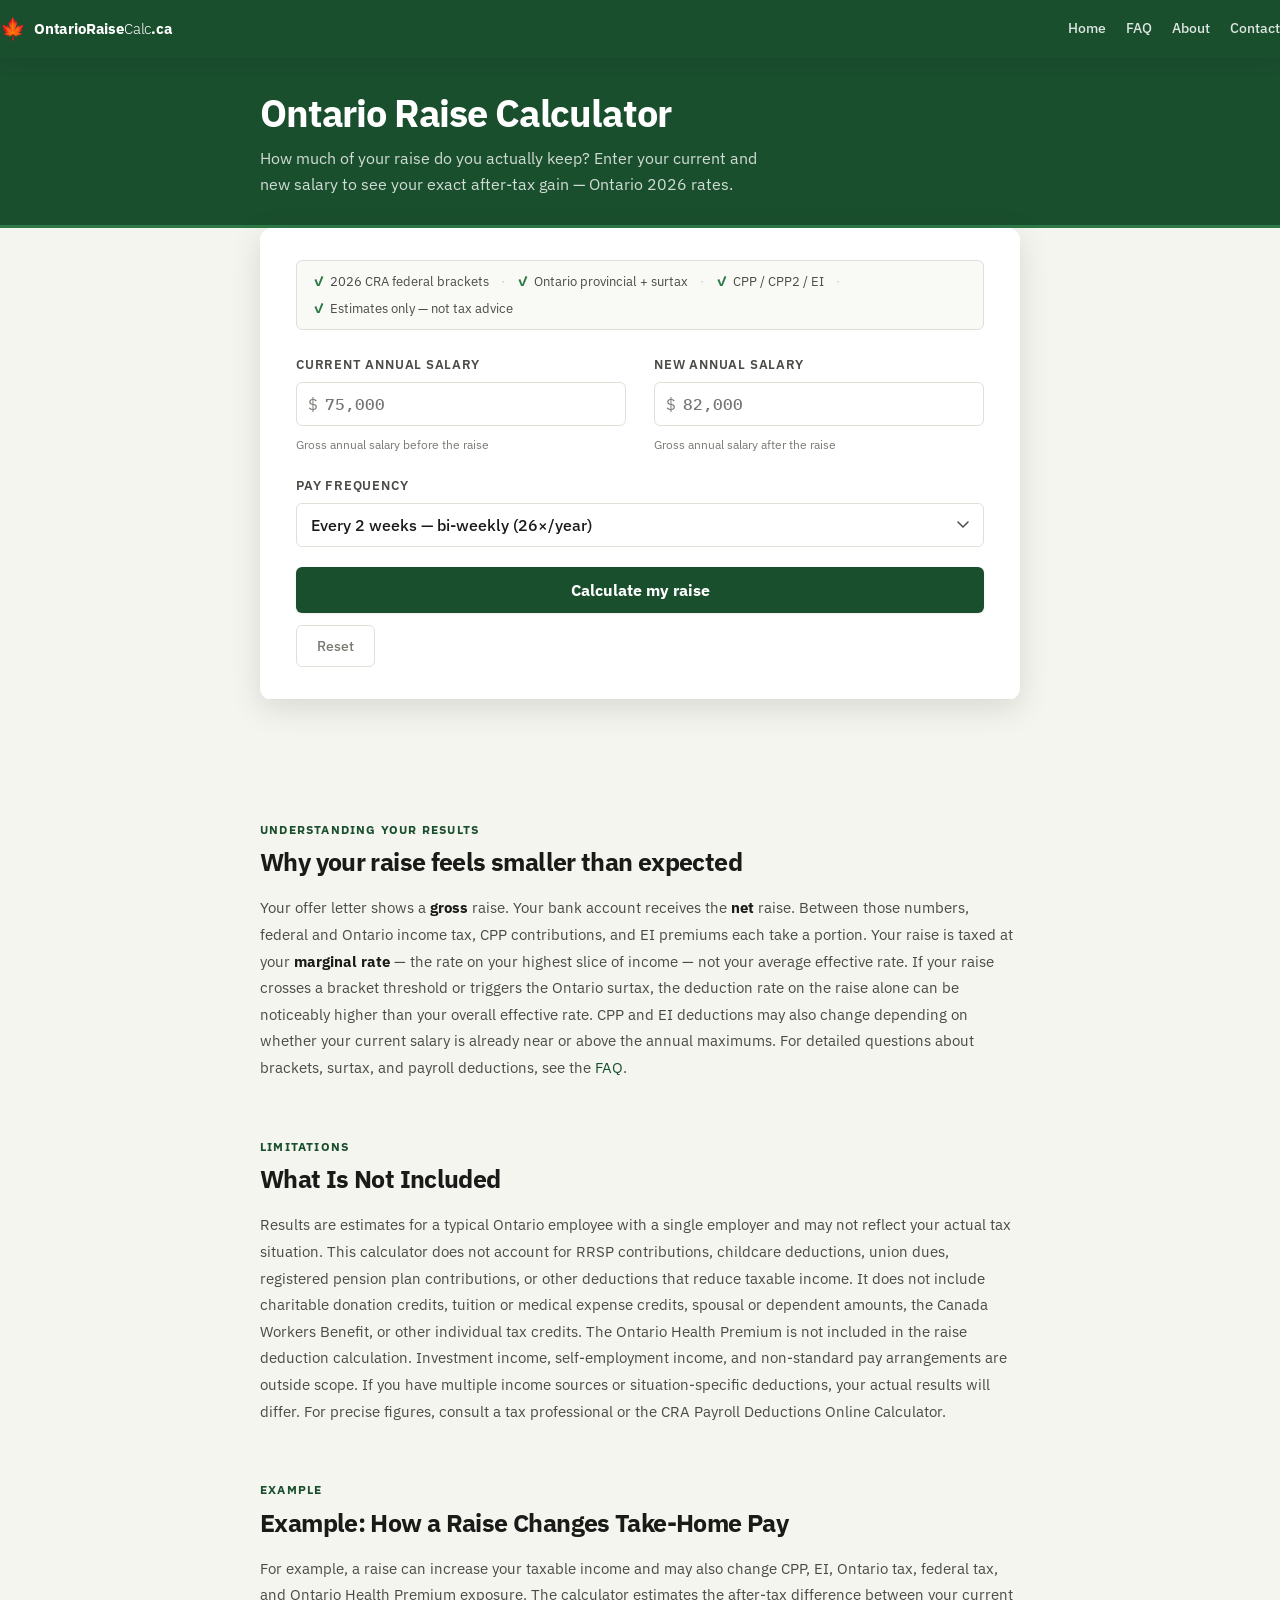
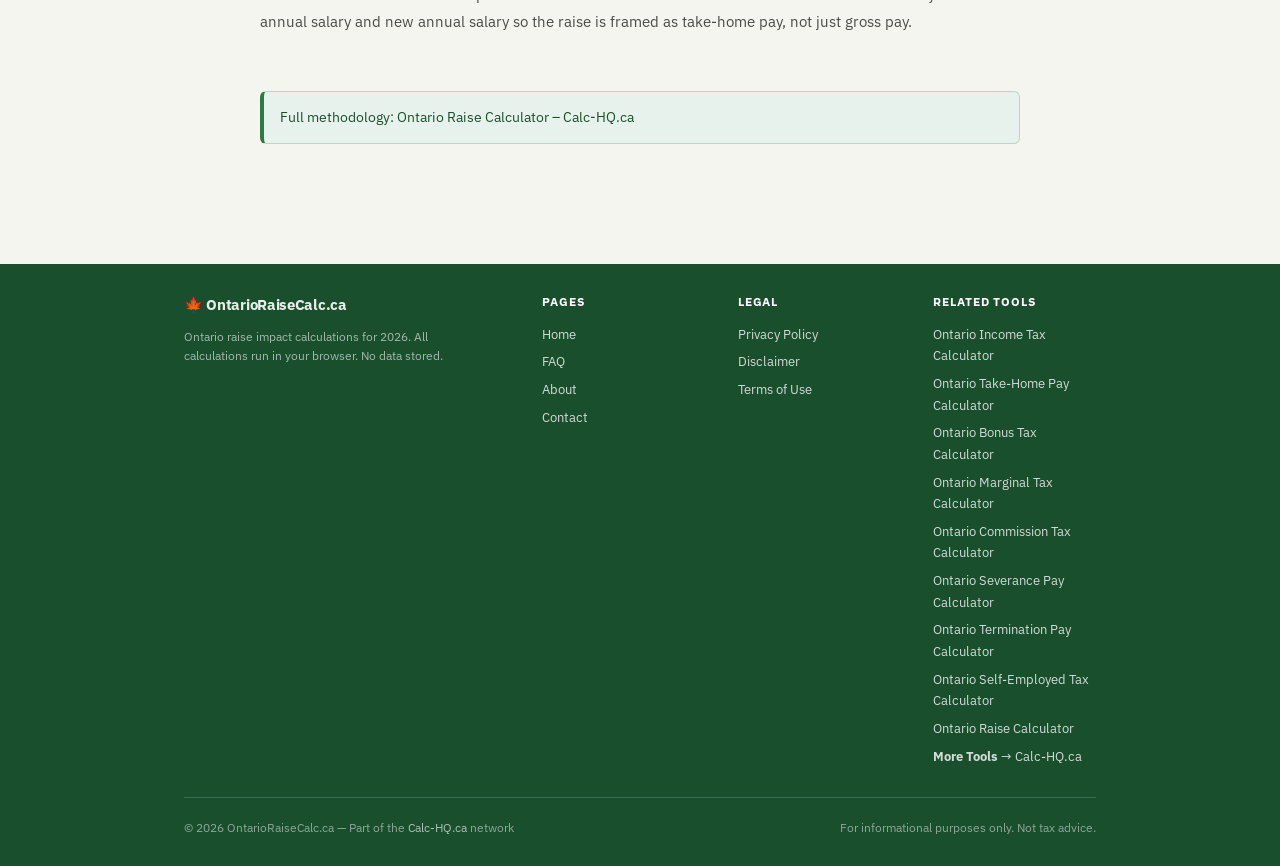
<file: index.html>
<!DOCTYPE html>
<html lang="en-CA">
<head>
  <meta charset="UTF-8">
  <meta name="viewport" content="width=device-width, initial-scale=1.0">
  <title>Ontario Raise Calculator 2026 — How Much of Your Raise Do You Keep?</title>
  <meta name="description" content="Calculate how much of your raise you actually keep after Ontario income tax, federal tax, CPP, and EI deductions. 2026 CRA and ESDC rates. Instant results.">
  <meta name="robots" content="index, follow">
  <link rel="canonical" href="https://ontarioraisecalc.ca/">

  <meta property="og:type" content="website">
  <meta property="og:title" content="Ontario Raise Calculator 2026 — How Much Do You Keep?">
  <meta property="og:description" content="Enter your current and new salary to see your real after-tax raise in Ontario. 2026 CRA rates.">
  <meta property="og:url" content="https://ontarioraisecalc.ca/">
  <meta property="og:site_name" content="Ontario Raise Calculator">
  <meta name="twitter:card" content="summary">
  <meta name="twitter:title" content="Ontario Raise Calculator 2026 — How Much Do You Keep?">
  <meta name="twitter:description" content="Enter your current and new salary to see your real after-tax raise in Ontario. 2026 CRA rates.">

  <link rel="stylesheet" href="css/style.css">

  <!-- AdSense -->
  <script async src="https://pagead2.googlesyndication.com/pagead/js/adsbygoogle.js?client=ca-pub-7744853829365165" crossorigin="anonymous"></script>

  <!-- Schema: WebApplication -->
  <script type="application/ld+json">
  {
    "@context": "https://schema.org",
    "@type": "WebApplication",
    "name": "Ontario Raise Calculator",
    "url": "https://ontarioraisecalc.ca/",
    "applicationCategory": "FinanceApplication",
    "operatingSystem": "All",
    "description": "Calculate how much of your raise you actually keep after Ontario income tax, federal income tax, CPP, and EI deductions. 2026 CRA-sourced rates.",
    "offers": { "@type": "Offer", "price": "0", "priceCurrency": "CAD" },
    "creator": { "@type": "Organization", "name": "Calc-HQ.ca", "url": "https://calc-hq.ca" }
  }
  </script>

  <!-- FAQ Schema -->
  <script type="application/ld+json">
  {
    "@context": "https://schema.org",
    "@type": "FAQPage",
    "mainEntity": [
      {
        "@type": "Question",
        "name": "Why is my raise smaller than expected after taxes?",
        "acceptedAnswer": { "@type": "Answer", "text": "Because raises are taxed at your marginal rate, not your average rate. In Ontario, if your raise pushes income into a higher bracket, that portion is taxed at a higher percentage — plus CPP and EI take additional slices on lower income levels." }
      },
      {
        "@type": "Question",
        "name": "What is the effective tax rate on a raise?",
        "acceptedAnswer": { "@type": "Answer", "text": "The effective tax/deduction rate on your raise equals 1 minus (net increase ÷ gross raise). This shows the marginal impact on the raise amount only — always higher than your blended effective rate on total income." }
      },
      {
        "@type": "Question",
        "name": "Does CPP or EI affect my raise calculation?",
        "acceptedAnswer": { "@type": "Answer", "text": "Only if your salary is below the CPP or EI ceiling. CPP applies on earnings between $3,500 and $74,600 (2026 YMPE). CPP2 applies between $74,600 and $85,000. EI premiums apply on earnings up to $68,900. If your current salary already exceeds these ceilings, a raise will not trigger additional CPP or EI." }
      },
      {
        "@type": "Question",
        "name": "Is this calculator accurate for 2026?",
        "acceptedAnswer": { "@type": "Answer", "text": "Yes. Uses 2026 CRA federal brackets (14% bottom rate), Ontario provincial brackets, Ontario surtax thresholds ($5,818 and $7,446), and 2026 ESDC CPP/EI rates. Sources: CRA T4032-ON and Ontario Ministry of Finance." }
      }
    ]
  }
  </script>
  <meta name="google-site-verification" content="LQvd-YMLbUS4UnCnkt8uFMRMkTmnx9E5A5-zmavtA9g" />
</head>
<body>

<!-- HEADER -->
<header class="site-header">
  <div class="header-inner">
    <a href="index.html" class="site-logo">
      <span class="logo-maple">🍁</span>
      <span class="logo-text">OntarioRaise<span>Calc</span>.ca</span>
    </a>
    <nav class="site-nav" aria-label="Main navigation">
      <a href="index.html">Home</a>
      <a href="faq.html">FAQ</a>
      <a href="about.html">About</a>
      <a href="contact.html">Contact</a>
    </nav>
    <button class="hamburger" aria-label="Menu" aria-expanded="false">
      <span></span><span></span><span></span>
    </button>
  </div>
</header>

<div class="mobile-nav-overlay" id="mobile-overlay"></div>
<nav class="mobile-nav" id="mobile-nav">
  <a href="index.html">Home</a>
  <a href="faq.html">FAQ</a>
  <a href="about.html">About</a>
  <a href="contact.html">Contact</a>
</nav>

<!-- HERO -->
<section class="hero">
  <div class="container">
    <div class="content-width">
      <h1>Ontario Raise Calculator</h1>
      <p>How much of your raise do you actually keep? Enter your current and new salary to see your exact after-tax gain — Ontario 2026 rates.</p>
    </div>
  </div>
</section>

<!-- CALCULATOR CARD (overlaps hero) -->
<div class="container">
  <div class="content-width">
    <div class="calc-card" id="calculator">

      <!-- INPUTS -->
      <div class="calc-form-section">

        <!-- Trust strip -->
        <div class="trust-strip">
          <span class="ts-item"><span class="ts-check">✓</span> 2026 CRA federal brackets</span>
          <span class="ts-sep">·</span>
          <span class="ts-item"><span class="ts-check">✓</span> Ontario provincial + surtax</span>
          <span class="ts-sep">·</span>
          <span class="ts-item"><span class="ts-check">✓</span> CPP / CPP2 / EI</span>
          <span class="ts-sep">·</span>
          <span class="ts-item"><span class="ts-check">✓</span> Estimates only — not tax advice</span>
        </div>

        <form id="raise-form" novalidate>
          <div class="form-grid">
            <div class="form-group">
              <label for="current-salary">Current Annual Salary</label>
              <div class="input-prefix-wrap">
                <span class="input-prefix">$</span>
                <input type="text" id="current-salary" name="current-salary"
                       inputmode="decimal" autocomplete="off"
                       placeholder="75,000" aria-describedby="current-salary-hint">
              </div>
              <span class="field-hint" id="current-salary-hint">Gross annual salary before the raise</span>
            </div>

            <div class="form-group">
              <label for="new-salary">New Annual Salary</label>
              <div class="input-prefix-wrap">
                <span class="input-prefix">$</span>
                <input type="text" id="new-salary" name="new-salary"
                       inputmode="decimal" autocomplete="off"
                       placeholder="82,000" aria-describedby="new-salary-hint">
              </div>
              <span class="field-hint" id="new-salary-hint">Gross annual salary after the raise</span>
            </div>

            <div class="form-group full">
              <label for="pay-frequency">Pay Frequency</label>
              <select id="pay-frequency" name="pay-frequency">
                <option value="biweekly" selected>Every 2 weeks — bi-weekly (26×/year)</option>
                <option value="weekly">Weekly (52×/year)</option>
                <option value="semimonthly">Semi-monthly (24×/year)</option>
                <option value="monthly">Monthly (12×/year)</option>
                <option value="annual">Annual lump sum</option>
              </select>
            </div>
          </div>

          <p id="calc-error" class="calc-error" role="alert" hidden></p>

          <div class="btn-row">
            <button type="submit" class="calc-btn">Calculate my raise</button>
            <button type="button" id="reset-btn" class="reset-btn">Reset</button>
          </div>
        </form>
      </div>

      <!-- RESULTS -->
      <div class="calc-results-section" id="result-section" hidden>

        <!-- Plain-English summary -->
        <div class="result-summary" id="res-summary"></div>

        <!-- Net raise headline -->
        <div class="results-header">
          <div class="net-raise-display">
            <div class="net-raise-label">Net Annual Raise</div>
            <div class="net-raise-amount" id="res-net-annual">—</div>
            <div class="net-raise-sub">After all deductions</div>
          </div>
          <div class="effective-rate-chip" id="res-effective-rate-chip">—% taken by deductions</div>
        </div>

        <!-- Period cards -->
        <div class="period-grid">
          <div class="period-card highlight">
            <span class="period-card-label">Per pay period</span>
            <span class="period-card-amount" id="res-net-perpay">—</span>
            <span class="period-card-sub" id="res-perpay-label">bi-weekly</span>
          </div>
          <div class="period-card">
            <span class="period-card-label">Per month</span>
            <span class="period-card-amount" id="res-net-monthly">—</span>
            <span class="period-card-sub">net increase</span>
          </div>
          <div class="period-card">
            <span class="period-card-label">Deduction rate</span>
            <span class="period-card-amount" id="res-effective-rate">—</span>
            <span class="period-card-sub">on your raise</span>
          </div>
        </div>

        <!-- Breakdown table -->
        <div class="section-label" style="margin-bottom:8px">Where your raise goes</div>
        <div class="results-breakdown">
          <div class="breakdown-row section-header">Your raise — annual gross vs. deductions</div>
          <div class="breakdown-row">
            <span class="breakdown-label">Gross raise</span>
            <span class="breakdown-value" id="res-gross-raise">—</span>
          </div>
          <div class="breakdown-row section-header">Deductions on the raise</div>
          <div class="breakdown-row">
            <span class="breakdown-label">Additional federal income tax</span>
            <span class="breakdown-value deduction-amount" id="res-federal-diff">—</span>
          </div>
          <div class="breakdown-row">
            <span class="breakdown-label">Additional Ontario income tax</span>
            <span class="breakdown-value deduction-amount" id="res-ontario-diff">—</span>
          </div>
          <div class="breakdown-row">
            <span class="breakdown-label">Additional CPP / CPP2</span>
            <span class="breakdown-value deduction-amount" id="res-cpp-diff">—</span>
          </div>
          <div class="breakdown-row">
            <span class="breakdown-label">Additional EI premium</span>
            <span class="breakdown-value deduction-amount" id="res-ei-diff">—</span>
          </div>
          <div class="breakdown-row total">
            <span class="breakdown-label">Net raise (take-home)</span>
            <span class="breakdown-value" id="res-net-annual-2">—</span>
          </div>
        </div>

        <!-- Before / After -->
        <div class="section-label" style="margin-bottom:8px">Before vs. after your raise</div>
        <div class="before-after-grid">
          <div class="ba-card">
            <span class="ba-label">Current salary</span>
            <span class="ba-gross" id="res-current-gross">—</span>
            <span class="ba-sublabel">Annual net income</span>
            <span class="ba-net" id="res-current-net">—</span>
          </div>
          <div class="ba-arrow">→</div>
          <div class="ba-card new">
            <span class="ba-label">New salary</span>
            <span class="ba-gross" id="res-new-gross">—</span>
            <span class="ba-sublabel">Annual net income</span>
            <span class="ba-net" id="res-new-net">—</span>
          </div>
        </div>

        <p class="disclaimer-note">
          Incremental deductions shown — not total annual deductions. Applies 2026 CRA federal brackets,
          Ontario provincial brackets, Ontario surtax, CPP/CPP2, and EI. Basic personal amounts only.
          Does not include RRSP, OHP, or other credits. Estimates only — not tax advice.
        </p>

      </div><!-- /calc-results-section -->
    </div><!-- /calc-card -->
  </div>
</div>

<!-- Ad slot: post-calculator -->
<div class="container">
  <div class="ad-unit" aria-hidden="true">
    <ins class="adsbygoogle"
         style="display:block"
         data-ad-client="ca-pub-7744853829365165"
         data-ad-slot="auto"
         data-ad-format="auto"
         data-full-width-responsive="true"></ins>
    <script>(adsbygoogle = window.adsbygoogle || []).push({});</script>
  </div>
</div>

<!-- PAGE CONTENT -->
<div class="page-content">
  <div class="container">
    <div class="content-width">

      <!-- Why your raise feels smaller -->
      <div class="section">
        <div class="section-label">Understanding Your Results</div>
        <h2>Why your raise feels smaller than expected</h2>
        <p>Your offer letter shows a <strong>gross</strong> raise. Your bank account receives the <strong>net</strong> raise. Between those numbers, federal and Ontario income tax, CPP contributions, and EI premiums each take a portion. Your raise is taxed at your <strong>marginal rate</strong> — the rate on your highest slice of income — not your average effective rate. If your raise crosses a bracket threshold or triggers the Ontario surtax, the deduction rate on the raise alone can be noticeably higher than your overall effective rate. CPP and EI deductions may also change depending on whether your current salary is already near or above the annual maximums. For detailed questions about brackets, surtax, and payroll deductions, see the <a href="faq.html">FAQ</a>.</p>
      </div>

      <!-- What Is Not Included -->
      <div class="section">
        <div class="section-label">Limitations</div>
        <h2>What Is Not Included</h2>
        <p>Results are estimates for a typical Ontario employee with a single employer and may not reflect your actual tax situation. This calculator does not account for RRSP contributions, childcare deductions, union dues, registered pension plan contributions, or other deductions that reduce taxable income. It does not include charitable donation credits, tuition or medical expense credits, spousal or dependent amounts, the Canada Workers Benefit, or other individual tax credits. The Ontario Health Premium is not included in the raise deduction calculation. Investment income, self-employment income, and non-standard pay arrangements are outside scope. If you have multiple income sources or situation-specific deductions, your actual results will differ. For precise figures, consult a tax professional or the CRA Payroll Deductions Online Calculator.</p>
      </div>

      <!-- Example -->
      <div class="section">
        <div class="section-label">Example</div>
        <h2>Example: How a Raise Changes Take-Home Pay</h2>
        <p>For example, a raise can increase your taxable income and may also change CPP, EI, Ontario tax, federal tax, and Ontario Health Premium exposure. The calculator estimates the after-tax difference between your current annual salary and new annual salary so the raise is framed as take-home pay, not just gross pay.</p>
      </div>

      <!-- Methodology link -->
      <div class="info-box">
        <a href="https://calc-hq.ca/methodology/raise/">Full methodology: Ontario Raise Calculator – Calc-HQ.ca</a>
      </div>

    </div><!-- /content-width -->
  </div><!-- /container -->
</div><!-- /page-content -->

<!-- Ad slot: pre-footer -->
<div class="container">
  <div class="ad-unit" aria-hidden="true">
    <ins class="adsbygoogle"
         style="display:block"
         data-ad-client="ca-pub-7744853829365165"
         data-ad-slot="auto"
         data-ad-format="auto"
         data-full-width-responsive="true"></ins>
    <script>(adsbygoogle = window.adsbygoogle || []).push({});</script>
  </div>
</div>

<!-- FOOTER -->
<footer class="site-footer">
  <div class="container">
    <div class="footer-grid">
      <div class="footer-brand">
        <div class="logo">🍁 OntarioRaiseCalc.ca</div>
        <p>Ontario raise impact calculations for 2026. All calculations run in your browser. No data stored.</p>
      </div>
      <div class="footer-col">
        <h4>PAGES</h4>
        <a href="index.html">Home</a>
        <a href="faq.html">FAQ</a>
        <a href="about.html">About</a>
        <a href="contact.html">Contact</a>
      </div>
      <div class="footer-col">
        <h4>LEGAL</h4>
        <a href="privacy-policy.html">Privacy Policy</a>
        <a href="disclaimer.html">Disclaimer</a>
        <a href="terms.html">Terms of Use</a>
      </div>
      <div class="footer-col">
        <h4>RELATED TOOLS</h4>
        <div id="related-tools"></div>
        <a href="https://calc-hq.ca/" class="more-tools-link" rel="noopener"><strong>More Tools</strong> → Calc-HQ.ca</a>
      </div>
    </div>
    <div class="footer-bottom">
      <span>© 2026 OntarioRaiseCalc.ca — Part of the <a href="https://calc-hq.ca/" rel="noopener">Calc-HQ.ca</a> network</span>
      <span>For informational purposes only. Not tax advice.</span>
    </div>
  </div>
</footer>

<script src="js/config.js"></script>
<script src="js/calculator.js"></script>
<script src="js/network.js"></script>

<!-- Wire up results display to calculator.js -->
<script>
(function() {
  // calculator.js uses calculateRaise() which targets DOM ids directly.
  // Wire results section visibility toggle.
  var origCalc = window.calculateRaise;
  if (typeof origCalc === 'function') {
    // Override result section show — calculator.js already does resultEl.hidden = false
    // Nothing extra needed; calculator.js targets #result-section directly.
  }

  // Sync effective rate chip
  var observer = new MutationObserver(function() {
    var rateEl = document.getElementById('res-effective-rate');
    var chipEl = document.getElementById('res-effective-rate-chip');
    if (rateEl && chipEl && rateEl.textContent !== '—') {
      chipEl.textContent = rateEl.textContent + ' taken by deductions';
    }
  });
  var rateEl = document.getElementById('res-effective-rate');
  if (rateEl) observer.observe(rateEl, { childList: true, characterData: true, subtree: true });
})();
</script>

<!-- Hamburger menu logic -->
<script>
(function() {
  var hamburger = document.querySelector('.hamburger');
  var mobileNav = document.getElementById('mobile-nav');
  var overlay = document.getElementById('mobile-overlay');
  function toggleMenu() {
    var isOpen = hamburger.classList.toggle('active');
    mobileNav.classList.toggle('active', isOpen);
    overlay.classList.toggle('active', isOpen);
    hamburger.setAttribute('aria-expanded', String(isOpen));
    document.body.style.overflow = isOpen ? 'hidden' : '';
  }
  function closeMenu() {
    hamburger.classList.remove('active');
    mobileNav.classList.remove('active');
    overlay.classList.remove('active');
    hamburger.setAttribute('aria-expanded', 'false');
    document.body.style.overflow = '';
  }
  if (hamburger) hamburger.addEventListener('click', toggleMenu);
  if (overlay) overlay.addEventListener('click', closeMenu);
  if (mobileNav) mobileNav.querySelectorAll('a').forEach(function(a) { a.addEventListener('click', closeMenu); });
})();
</script>
</body>
</html>
</file>
<file: css/style.css>
/* Ontario Raise Calculator — Main Stylesheet */
/* Aesthetic: Clean government-grade authority with a modern twist */
/* Fonts: IBM Plex Sans (body) + IBM Plex Mono (numbers) */
/* Style system: aligned with ontariotakehomecalc.ca / ontarioincometaxcalc.ca */

@import url('https://fonts.googleapis.com/css2?family=IBM+Plex+Sans:wght@300;400;500;600;700&family=IBM+Plex+Mono:wght@400;500;600&display=swap');

/* ─── CSS VARIABLES ──────────────────────────────────────────────────────────── */
:root {
  --bg:         #f5f5f0;
  --surface:    #ffffff;
  --surface-2:  #f9f9f6;
  --border:     #e0dfd8;
  --border-2:   #c8c7be;

  --text-primary:   #1a1a18;
  --text-secondary: #4a4a46;
  --text-muted:     #7a7a74;

  --accent:       #1a4f2e;
  --accent-light: #e8f2ec;
  --accent-mid:   #2d7a47;
  --accent-hover: #153d24;

  --red:    #c0392b;
  --amber:  #c47a00;

  --radius:    6px;
  --radius-lg: 12px;
  --shadow-sm: 0 1px 3px rgba(0,0,0,0.08);
  --shadow:    0 4px 16px rgba(0,0,0,0.10);
  --shadow-lg: 0 8px 32px rgba(0,0,0,0.12);

  --max-width:     960px;
  --content-width: 760px;
}

/* ─── RESET ──────────────────────────────────────────────────────────────────── */
*, *::before, *::after { box-sizing: border-box; margin: 0; padding: 0; }
html { scroll-behavior: smooth; }
body {
  font-family: 'IBM Plex Sans', sans-serif;
  background: var(--bg);
  color: var(--text-primary);
  font-size: 16px;
  line-height: 1.65;
  -webkit-font-smoothing: antialiased;
  overflow-x: hidden;
}
img { max-width: 100%; }
a { color: var(--accent); text-decoration: none; }
a:hover { color: var(--accent-hover); text-decoration: underline; }

/* ─── LAYOUT ──────────────────────────────────────────────────────────────────── */
.container {
  max-width: var(--max-width);
  margin: 0 auto;
  padding: 0 24px;
}
.content-width {
  max-width: var(--content-width);
  margin: 0 auto;
}

/* ─── HEADER ──────────────────────────────────────────────────────────────────── */
.site-header {
  background: var(--accent);
  color: #fff;
  padding: 0;
  position: sticky;
  top: 0;
  z-index: 100;
  box-shadow: var(--shadow);
}
.header-inner {
  display: flex;
  align-items: center;
  justify-content: space-between;
  height: 58px;
}
.logo {
  font-size: 1.05rem;
  font-weight: 700;
  color: #fff;
  letter-spacing: -0.02em;
  display: flex;
  align-items: center;
  gap: 10px;
  text-decoration: none;
}
.logo:hover { color: rgba(255,255,255,0.88); text-decoration: none; }
.logo-icon {
  width: 32px;
  height: 32px;
  background: rgba(255,255,255,0.18);
  border-radius: 6px;
  display: flex;
  align-items: center;
  justify-content: center;
  font-size: 1rem;
}
.year-badge {
  background: rgba(255,255,255,0.20);
  color: #fff;
  font-size: 0.75rem;
  font-weight: 600;
  padding: 3px 9px;
  border-radius: 20px;
  letter-spacing: 0.04em;
  margin-left: 4px;
}
.header-nav {
  display: flex;
  align-items: center;
  gap: 4px;
}
.header-nav a {
  color: rgba(255,255,255,0.80);
  font-size: 0.875rem;
  font-weight: 500;
  padding: 6px 12px;
  border-radius: var(--radius);
  transition: background 0.15s, color 0.15s;
  text-decoration: none;
}
.header-nav a:hover {
  color: #fff;
  background: rgba(255,255,255,0.15);
  text-decoration: none;
}

/* ─── HERO ────────────────────────────────────────────────────────────────────── */
.hero {
  background: var(--accent);
  color: #fff;
  padding: 32px 20px 28px;
  border-bottom: 3px solid var(--accent-mid);
}
.hero h1 {
  font-size: clamp(1.7rem, 3.5vw, 2.4rem);
  font-weight: 700;
  letter-spacing: -0.03em;
  line-height: 1.2;
  margin-bottom: 10px;
  text-wrap: balance;
}
.hero p {
  font-size: 1rem;
  color: rgba(255,255,255,0.80);
  max-width: 520px;
  line-height: 1.6;
}

/* ─── CALCULATOR CARD ────────────────────────────────────────────────────────── */
.calc-card {
  background: var(--surface);
  border-radius: var(--radius-lg);
  box-shadow: var(--shadow-lg);
  position: relative;
  overflow: hidden;
}
.calc-form-section {
  padding: 32px 36px;
  border-bottom: 1px solid var(--border);
}
.calc-results-section {
  padding: 32px 36px;
  background: var(--surface-2);
}

/* ─── TRUST STRIP ────────────────────────────────────────────────────────────── */
.trust-strip {
  display: flex;
  flex-wrap: wrap;
  align-items: center;
  gap: 6px 12px;
  background: var(--surface-2);
  border: 1px solid var(--border);
  border-radius: var(--radius);
  padding: 10px 16px;
  margin-bottom: 24px;
  font-size: 0.8rem;
  color: var(--text-secondary);
}
.ts-item {
  display: flex;
  align-items: center;
  gap: 5px;
}
.ts-item .ts-check { color: var(--accent-mid); font-weight: 700; }
.ts-sep { color: var(--border-2); }

/* ─── FORM ───────────────────────────────────────────────────────────────────── */
.form-grid {
  display: grid;
  grid-template-columns: 1fr 1fr;
  gap: 20px 28px;
  align-items: end;
  margin-bottom: 20px;
}
.form-group {
  display: flex;
  flex-direction: column;
  gap: 6px;
}
.form-group.full { grid-column: 1 / -1; }
label {
  font-size: 0.825rem;
  font-weight: 600;
  color: var(--text-secondary);
  text-transform: uppercase;
  letter-spacing: 0.06em;
}
.field-hint {
  font-size: 0.78rem;
  color: var(--text-muted);
  margin-top: 2px;
}
.input-prefix-wrap {
  position: relative;
}
.input-prefix {
  position: absolute;
  left: 12px;
  top: 50%;
  transform: translateY(-50%);
  color: var(--text-muted);
  font-size: 1rem;
  font-family: 'IBM Plex Mono', monospace;
  pointer-events: none;
}
input[type="text"],
select {
  width: 100%;
  padding: 11px 14px;
  border: 1.5px solid var(--border);
  border-radius: var(--radius);
  background: var(--surface);
  color: var(--text-primary);
  font-family: 'IBM Plex Mono', monospace;
  font-size: 1rem;
  font-weight: 500;
  transition: border-color 0.15s, box-shadow 0.15s;
  appearance: none;
  -webkit-appearance: none;
}
.input-prefix-wrap input[type="text"] { padding-left: 28px; }
input[type="text"]:focus,
select:focus {
  outline: none;
  border-color: var(--accent);
  box-shadow: 0 0 0 3px var(--accent-light);
}
select {
  background-image: url("data:image/svg+xml,%3Csvg xmlns='http://www.w3.org/2000/svg' width='12' height='8' viewBox='0 0 12 8'%3E%3Cpath d='M1 1l5 5 5-5' stroke='%234a4a46' stroke-width='1.5' fill='none' stroke-linecap='round'/%3E%3C/svg%3E");
  background-repeat: no-repeat;
  background-position: right 14px center;
  padding-right: 36px;
  cursor: pointer;
  font-family: 'IBM Plex Sans', sans-serif;
}

/* ─── BUTTONS ────────────────────────────────────────────────────────────────── */
.btn-row {
  display: flex;
  gap: 12px;
  align-items: center;
  flex-wrap: wrap;
  margin-top: 4px;
}
.calc-btn {
  display: inline-block;
  width: 100%;
  padding: 13px 28px;
  background: var(--accent);
  color: #fff;
  border: none;
  border-radius: var(--radius);
  font-size: 1rem;
  font-weight: 700;
  cursor: pointer;
  font-family: 'IBM Plex Sans', sans-serif;
  transition: background 0.15s, box-shadow 0.15s;
  box-shadow: var(--shadow-sm);
  text-decoration: none;
  text-align: center;
}
.calc-btn:hover { background: var(--accent-hover); }
.reset-btn {
  background: transparent;
  color: var(--text-muted);
  border: 1.5px solid var(--border);
  border-radius: var(--radius);
  padding: 11px 20px;
  font-family: 'IBM Plex Sans', sans-serif;
  font-size: 0.875rem;
  font-weight: 500;
  cursor: pointer;
  transition: color 0.15s, border-color 0.15s;
}
.reset-btn:hover { color: var(--text-secondary); border-color: var(--border-2); }

/* ─── CALC ERROR ─────────────────────────────────────────────────────────────── */
.calc-error {
  color: var(--red);
  font-size: 0.875rem;
  font-weight: 500;
  margin-bottom: 12px;
}

/* ─── RESULTS PLACEHOLDER ────────────────────────────────────────────────────── */
.results-placeholder {
  text-align: center;
  padding: 40px 0;
  color: var(--text-muted);
}
.results-placeholder p { font-size: 0.95rem; margin-top: 8px; }

/* ─── RESULTS HEADER ─────────────────────────────────────────────────────────── */
.results-header {
  display: flex;
  align-items: flex-end;
  justify-content: space-between;
  margin-bottom: 24px;
  gap: 16px;
  flex-wrap: wrap;
}
.net-raise-display {
  display: flex;
  flex-direction: column;
  gap: 2px;
}
.net-raise-label {
  font-size: 0.8rem;
  font-weight: 600;
  text-transform: uppercase;
  letter-spacing: 0.06em;
  color: var(--text-muted);
}
.net-raise-amount {
  font-family: 'IBM Plex Mono', monospace;
  font-size: clamp(1.8rem, 4vw, 2.6rem);
  font-weight: 600;
  color: var(--accent);
  letter-spacing: -0.03em;
  line-height: 1;
}
.net-raise-sub {
  font-size: 0.85rem;
  color: var(--text-muted);
  margin-top: 4px;
}
.effective-rate-chip {
  background: var(--accent-light);
  color: var(--accent);
  font-size: 0.85rem;
  font-weight: 600;
  padding: 6px 14px;
  border-radius: 20px;
  white-space: nowrap;
}

/* ─── PERIOD CARDS ───────────────────────────────────────────────────────────── */
.period-grid {
  display: grid;
  grid-template-columns: repeat(3, 1fr);
  gap: 12px;
  margin-bottom: 24px;
}
.period-card {
  background: var(--surface);
  border: 1px solid var(--border);
  border-radius: var(--radius);
  padding: 14px 16px;
  display: flex;
  flex-direction: column;
  gap: 4px;
}
.period-card-label {
  font-size: 0.75rem;
  font-weight: 700;
  text-transform: uppercase;
  letter-spacing: 0.06em;
  color: var(--text-muted);
}
.period-card-amount {
  font-family: 'IBM Plex Mono', monospace;
  font-size: 1.05rem;
  font-weight: 600;
  color: var(--text-primary);
  letter-spacing: -0.02em;
}
.period-card-sub {
  font-size: 0.75rem;
  color: var(--text-muted);
}
.period-card.highlight {
  border-color: var(--accent);
  background: var(--accent-light);
}
.period-card.highlight .period-card-amount { color: var(--accent); }

/* ─── SUMMARY CALLOUT ────────────────────────────────────────────────────────── */
.result-summary {
  background: var(--accent-light);
  border: 1px solid rgba(45,122,71,0.20);
  border-left: 3px solid var(--accent);
  border-radius: var(--radius);
  padding: 14px 18px;
  font-size: 0.93rem;
  line-height: 1.6;
  color: var(--text-primary);
  margin-bottom: 24px;
}

/* ─── BREAKDOWN TABLE ────────────────────────────────────────────────────────── */
.results-breakdown {
  display: flex;
  flex-direction: column;
  gap: 0;
  border: 1px solid var(--border);
  border-radius: var(--radius);
  overflow: hidden;
  margin-bottom: 20px;
}
.breakdown-row {
  display: flex;
  align-items: center;
  justify-content: space-between;
  padding: 11px 16px;
  border-bottom: 1px solid var(--border);
  gap: 12px;
}
.breakdown-row:last-child { border-bottom: none; }
.breakdown-row:hover { background: var(--surface); }
.breakdown-row.section-header {
  background: #f0f0eb;
  font-size: 0.75rem;
  font-weight: 700;
  text-transform: uppercase;
  letter-spacing: 0.08em;
  color: var(--text-muted);
  padding: 7px 16px;
  border-bottom: 1px solid var(--border-2);
}
.breakdown-row.total {
  background: var(--accent);
  color: #fff;
  font-weight: 700;
  border-bottom: none;
}
.breakdown-row.total:hover { background: var(--accent-hover); }
.breakdown-label {
  font-size: 0.9rem;
  color: var(--text-secondary);
}
.breakdown-row.total .breakdown-label { color: rgba(255,255,255,0.85); }
.breakdown-value {
  font-family: 'IBM Plex Mono', monospace;
  font-size: 0.9rem;
  font-weight: 500;
  color: var(--text-primary);
  white-space: nowrap;
}
.breakdown-row.total .breakdown-value { color: #fff; font-size: 1rem; }
.deduction-amount { color: var(--red); }

/* ─── BEFORE / AFTER ─────────────────────────────────────────────────────────── */
.before-after-grid {
  display: grid;
  grid-template-columns: 1fr auto 1fr;
  gap: 16px;
  align-items: center;
  margin-bottom: 20px;
}
.ba-card {
  background: var(--surface);
  border: 1px solid var(--border);
  border-radius: var(--radius);
  padding: 16px 20px;
  display: flex;
  flex-direction: column;
  gap: 4px;
}
.ba-card.new { border-color: var(--accent); background: var(--accent-light); }
.ba-label {
  font-size: 0.75rem;
  font-weight: 700;
  text-transform: uppercase;
  letter-spacing: 0.06em;
  color: var(--text-muted);
}
.ba-gross {
  font-family: 'IBM Plex Mono', monospace;
  font-size: 1.15rem;
  font-weight: 600;
  color: var(--text-primary);
}
.ba-card.new .ba-gross { color: var(--accent); }
.ba-sublabel {
  font-size: 0.75rem;
  color: var(--text-muted);
  margin-top: 6px;
}
.ba-net {
  font-family: 'IBM Plex Mono', monospace;
  font-size: 1rem;
  font-weight: 500;
  color: var(--text-secondary);
}
.ba-arrow {
  font-size: 1.5rem;
  color: var(--border-2);
  text-align: center;
  font-weight: 300;
}
.disclaimer-note {
  font-size: 0.78rem;
  color: var(--text-muted);
  padding: 10px 14px;
  background: #fffbf0;
  border: 1px solid #e8d88a;
  border-radius: var(--radius);
  margin-top: 16px;
  line-height: 1.5;
}

/* ─── CONTENT SECTIONS ───────────────────────────────────────────────────────── */
.page-content {
  padding: 64px 0;
}
.section {
  margin-bottom: 56px;
}
.section-label {
  font-size: 0.75rem;
  font-weight: 700;
  text-transform: uppercase;
  letter-spacing: 0.1em;
  color: var(--accent);
  margin-bottom: 8px;
}
.section h2 {
  font-size: clamp(1.25rem, 2.5vw, 1.55rem);
  font-weight: 700;
  letter-spacing: -0.025em;
  color: var(--text-primary);
  margin-bottom: 16px;
  line-height: 1.25;
  text-wrap: balance;
}
.section h3 {
  font-size: 1.05rem;
  font-weight: 600;
  color: var(--text-primary);
  margin-bottom: 10px;
  margin-top: 24px;
}
.section p {
  color: var(--text-secondary);
  font-size: 0.95rem;
  line-height: 1.75;
  margin-bottom: 14px;
}
.section ul, .section ol {
  padding-left: 20px;
  color: var(--text-secondary);
  font-size: 0.95rem;
  line-height: 1.75;
}
.section li { margin-bottom: 6px; }
.section strong { color: var(--text-primary); }

/* ─── EXAMPLE TABLE ──────────────────────────────────────────────────────────── */
.example-table-wrap { overflow-x: auto; margin-top: 16px; margin-bottom: 8px; }
.example-note {
  font-size: 0.875rem;
  color: var(--text-muted);
  margin-top: 8px;
  line-height: 1.65;
}
.example-table {
  width: 100%;
  border-collapse: collapse;
  font-size: 0.9rem;
  background: var(--surface);
  border: 1px solid var(--border);
  border-radius: var(--radius);
  overflow: hidden;
}
.example-table caption {
  text-align: left;
  font-size: 0.75rem;
  font-weight: 700;
  color: var(--text-muted);
  text-transform: uppercase;
  letter-spacing: 0.06em;
  padding: 8px 14px;
  background: var(--bg);
  border-bottom: 1px solid var(--border);
}
.example-table th {
  text-align: left;
  padding: 8px 14px;
  background: var(--bg);
  border-bottom: 1px solid var(--border);
  font-size: 0.8rem;
  font-weight: 700;
  color: var(--text-muted);
  text-transform: uppercase;
  letter-spacing: 0.06em;
}
.example-table th:not(:first-child) { text-align: right; }
.example-table td {
  padding: 10px 14px;
  border-bottom: 1px solid var(--border);
  font-size: 0.9rem;
  color: var(--text-secondary);
}
.example-table td:not(:first-child) {
  font-family: 'IBM Plex Mono', monospace;
  text-align: right;
  font-size: 0.875rem;
  color: var(--text-primary);
}
.example-table tr:last-child td { border-bottom: none; background: var(--accent-light); font-weight: 600; }
.example-table tr:last-child td:not(:first-child) { color: var(--accent); }
.example-table .deduct td:not(:first-child) { color: var(--red); }

/* ─── FAQ ────────────────────────────────────────────────────────────────────── */
.faq-list { display: flex; flex-direction: column; }
.faq-item {
  border-bottom: 1px solid var(--border);
  padding: 18px 0;
}
.faq-item:first-child { border-top: 1px solid var(--border); }
.faq-item h3 {
  font-size: 0.975rem;
  font-weight: 600;
  color: var(--text-primary);
  margin-bottom: 8px;
  margin-top: 0;
  line-height: 1.4;
}
.faq-item p {
  font-size: 0.9rem;
  color: var(--text-secondary);
  line-height: 1.7;
  margin-bottom: 0;
}

/* ─── RATE TABLE ─────────────────────────────────────────────────────────────── */
.rate-table-wrap { overflow-x: auto; margin-top: 14px; }
.rate-table {
  width: 100%;
  border-collapse: collapse;
  font-size: 0.875rem;
  background: var(--surface);
  border: 1px solid var(--border);
  border-radius: var(--radius);
  overflow: hidden;
}
.rate-table caption {
  text-align: left;
  font-size: 0.72rem;
  font-weight: 700;
  color: var(--text-muted);
  text-transform: uppercase;
  letter-spacing: 0.06em;
  padding: 7px 14px;
  background: var(--bg);
  border-bottom: 1px solid var(--border);
}
.rate-table th {
  padding: 8px 14px;
  background: var(--bg);
  border-bottom: 1px solid var(--border);
  font-size: 0.75rem;
  font-weight: 700;
  color: var(--text-muted);
  text-transform: uppercase;
  letter-spacing: 0.06em;
  text-align: left;
}
.rate-table td {
  padding: 9px 14px;
  border-bottom: 1px solid var(--border);
  color: var(--text-secondary);
  font-size: 0.875rem;
}
.rate-table td:nth-child(2), .rate-table td:nth-child(3) {
  font-family: 'IBM Plex Mono', monospace;
  font-size: 0.85rem;
  color: var(--text-primary);
}
.rate-table tr:last-child td { border-bottom: none; }

/* ─── NETWORK / RELATED TOOLS ────────────────────────────────────────────────── */
.network-tools {
  display: grid;
  grid-template-columns: repeat(auto-fit, minmax(220px, 1fr));
  gap: 12px;
  margin-top: 16px;
}
.network-tool-card {
  background: var(--surface);
  border: 1px solid var(--border);
  border-radius: var(--radius);
  padding: 16px 18px;
  display: flex;
  flex-direction: column;
  gap: 4px;
  text-decoration: none;
  transition: border-color 0.15s, box-shadow 0.15s;
}
.network-tool-card:hover {
  border-color: var(--accent-mid);
  box-shadow: var(--shadow-sm);
  text-decoration: none;
}
.network-tool-name {
  font-size: 0.925rem;
  font-weight: 600;
  color: var(--text-primary);
}
.network-tool-domain {
  font-family: 'IBM Plex Mono', monospace;
  font-size: 0.72rem;
  color: var(--accent-mid);
  margin-bottom: 4px;
}
.network-tool-desc {
  font-size: 0.83rem;
  color: var(--text-secondary);
  line-height: 1.5;
}
.hub-link {
  margin-top: 16px;
  font-size: 0.875rem;
  color: var(--text-muted);
}
.hub-link a { color: var(--accent-mid); font-weight: 500; }

/* ─── AD SLOTS ───────────────────────────────────────────────────────────────── */
.ad-unit {
  text-align: center;
  margin: 28px auto;
  display: flex;
  align-items: center;
  justify-content: center;
}

/* ─── SUPPORT / LEGAL PAGES ─────────────────────────────────────────────────── */
.page-hero {
  background: var(--accent);
  color: #fff;
  padding: 48px 0;
}
.page-hero h1 {
  font-size: clamp(1.4rem, 3vw, 2rem);
  font-weight: 700;
  letter-spacing: -0.025em;
  text-wrap: balance;
}
.page-hero p {
  color: rgba(255,255,255,0.75);
  margin-top: 8px;
  font-size: 0.95rem;
}
.page-body {
  max-width: 720px;
  margin: 0 auto;
  padding: 56px 24px;
}
.page-body h2 {
  font-size: 1.2rem;
  font-weight: 700;
  color: var(--text-primary);
  margin: 36px 0 10px;
  padding-bottom: 8px;
  border-bottom: 2px solid var(--border);
}
.page-body h2:first-child { margin-top: 0; }
.page-body p, .page-body li {
  font-size: 0.93rem;
  color: var(--text-secondary);
  line-height: 1.75;
  margin-bottom: 12px;
}
.page-body ul { padding-left: 20px; }
.page-body li { margin-bottom: 8px; }
.page-body a { color: var(--accent-mid); }
.page-body strong { color: var(--text-primary); }

/* ─── INFO-BOX ─────────────────────────────────────────────────────────────────── */
.info-box {
  background: var(--accent-light);
  border: 1px solid #b8d8c4;
  border-left: 4px solid var(--accent-mid);
  border-radius: var(--radius);
  padding: 14px 16px;
  font-size: 0.875rem;
  color: var(--text-secondary);
}
.info-box a { font-size: 0.875rem; }

/* ─── CONTACT FORM ───────────────────────────────────────────────────────────── */
.contact-form {
  background: var(--surface);
  border: 1px solid var(--border);
  border-radius: var(--radius-lg);
  padding: 24px;
  margin: 20px 0 28px;
  display: flex;
  flex-direction: column;
  gap: 16px;
}
.contact-form > div {
  display: flex;
  flex-direction: column;
  gap: 5px;
}
.contact-form label {
  font-size: 0.85rem;
  font-weight: 600;
  color: var(--text-primary);
}
.contact-form input[type="text"],
.contact-form input[type="email"],
.contact-form textarea {
  width: 100%;
  padding: 10px 12px;
  border: 2px solid var(--border);
  border-radius: var(--radius);
  font-size: 0.92rem;
  font-family: 'IBM Plex Sans', sans-serif;
  color: var(--text-primary);
  background: var(--surface);
  transition: border-color 0.15s, box-shadow 0.15s;
  -webkit-appearance: none;
  appearance: none;
  box-sizing: border-box;
}
.contact-form input:focus,
.contact-form textarea:focus {
  outline: none;
  border-color: var(--accent-mid);
  box-shadow: 0 0 0 3px rgba(45,122,71,0.12);
}
.contact-form textarea {
  min-height: 110px;
  resize: vertical;
  line-height: 1.55;
}

/* ─── FOOTER ──────────────────────────────────────────────────────────────────── */
.site-footer {
  background: var(--accent);
  color: rgba(255,255,255,0.7);
  padding: 28px 20px;
  margin-top: 20px;
  font-size: 0.82rem;
}
.footer-grid {
  display: grid;
  grid-template-columns: 2fr 1fr 1fr 1fr;
  gap: 32px;
  padding-bottom: 24px;
  margin-bottom: 20px;
  border-bottom: 1px solid rgba(255,255,255,0.15);
  max-width: var(--max-width);
  margin-left: auto;
  margin-right: auto;
}
.footer-brand .logo {
  font-size: 0.95rem;
  color: rgba(255,255,255,0.9);
  margin-bottom: 10px;
  display: block;
}
.footer-brand p {
  font-size: 0.78rem;
  color: rgba(255,255,255,0.6);
  line-height: 1.55;
  max-width: 260px;
}
.footer-col h4 {
  font-size: 0.75rem;
  font-weight: 700;
  text-transform: uppercase;
  letter-spacing: 0.08em;
  color: #ffffff;
  margin-bottom: 12px;
}
.footer-col a {
  display: block;
  color: rgba(255,255,255,0.8);
  font-size: 0.82rem;
  margin-bottom: 6px;
  text-decoration: none;
  transition: color 0.15s;
}
.footer-col a:hover {
  color: #fff;
  text-decoration: none;
}
.more-tools-link {
  display: block;
  margin-bottom: 8px;
}
.more-tools-title { font-weight: 700 !important; color: #ffffff !important; font-size: 0.88rem; }
.subtext {
  font-size: 0.72rem;
  color: rgba(255,255,255,0.5);
  line-height: 1.3;
}
.footer-bottom {
  max-width: var(--max-width);
  margin: 0 auto;
  display: flex;
  justify-content: space-between;
  align-items: center;
  flex-wrap: wrap;
  gap: 8px;
  font-size: 0.75rem;
  color: rgba(255,255,255,0.5);
}
.footer-bottom a { color: rgba(255,255,255,0.65); }
.footer-bottom a:hover { color: #fff; }

/* ─── RESPONSIVE ──────────────────────────────────────────────────────────────── */
@media (max-width: 768px) {
  .header-inner { height: auto; padding-block: 8px; flex-wrap: wrap; gap: 6px; }
  .header-nav { display: flex; flex-wrap: wrap; gap: 4px; }
  .header-nav a { font-size: 0.78rem; padding: 4px 8px; }
  .form-grid { grid-template-columns: 1fr; gap: 16px; }
  .calc-form-section, .calc-results-section { padding: 24px 20px; }
  .period-grid { grid-template-columns: 1fr 1fr; }
  .footer-grid { grid-template-columns: 1fr; gap: 32px; }
  .footer-bottom { flex-direction: column; align-items: flex-start; }
  .results-header { flex-direction: column; align-items: flex-start; }
  .before-after-grid { grid-template-columns: 1fr; gap: 8px; }
  .ba-arrow { display: none; }
  .hero { padding: 24px 16px 20px; }
  .page-content { padding: 40px 0; }
  .section { margin-bottom: 40px; }
  .btn-row { flex-wrap: wrap; }
  .page-body { padding: 40px 16px; }
}
@media (max-width: 480px) {
  .container { padding: 0 16px; }
  .period-grid { grid-template-columns: 1fr; }
  .hero h1 { font-size: 1.5rem; }
  .calc-form-section, .calc-results-section { padding: 20px 16px; }
  .section { margin-bottom: 24px; }
  .page-content { padding: 24px 0; }
  .network-tools { grid-template-columns: 1fr; }
  .calc-btn { width: 100%; }
  .reset-btn { width: 100%; text-align: center; }
  .btn-row { flex-direction: column; }
  .page-body { padding: 32px 12px; }
}
@media (max-width: 360px) {
  .container { padding: 0 12px; }
  .calc-form-section, .calc-results-section { padding: 16px 12px; }
  .hero h1 { font-size: 1.35rem; }
  .page-hero h1 { font-size: 1.3rem; }
}

/* ─── Gold-Standard Header / Mobile Nav (additions only) ──────────────────── */
.site-logo {
  display: flex;
  align-items: center;
  gap: 8px;
  color: #fff;
  font-weight: 700;
  font-size: 1rem;
  letter-spacing: -0.01em;
  text-decoration: none;
}
.site-logo:hover { color: rgba(255,255,255,0.85); text-decoration: none; }
.logo-maple { font-size: 1.3rem; line-height: 1; }
.logo-text { font-size: 0.95rem; font-weight: 700; }
.logo-text span { font-weight: 300; }
.site-nav {
  display: flex;
  align-items: center;
  gap: 20px;
}
.site-nav a {
  color: rgba(255,255,255,0.85);
  font-size: 0.875rem;
  font-weight: 500;
  text-decoration: none;
  transition: color 0.15s;
}
.site-nav a:hover { color: #fff; text-decoration: none; }
.hamburger {
  display: none;
  background: none;
  border: none;
  cursor: pointer;
  padding: 8px;
  z-index: 110;
}
.hamburger span {
  display: block;
  width: 24px;
  height: 2px;
  background: #fff;
  border-radius: 2px;
  transition: transform 0.3s, opacity 0.3s;
}
.hamburger span + span { margin-top: 6px; }
.hamburger.active span:nth-child(1) { transform: translateY(8px) rotate(45deg); }
.hamburger.active span:nth-child(2) { opacity: 0; }
.hamburger.active span:nth-child(3) { transform: translateY(-8px) rotate(-45deg); }
.mobile-nav-overlay {
  display: none;
  position: fixed;
  top: 58px;
  left: 0;
  right: 0;
  bottom: 0;
  background: rgba(0,0,0,0.5);
  z-index: 99;
  opacity: 0;
  transition: opacity 0.3s;
}
.mobile-nav-overlay.active {
  display: block;
  opacity: 1;
}
.mobile-nav {
  display: none;
  position: fixed;
  top: 58px;
  right: 0;
  width: 260px;
  max-width: 80vw;
  height: calc(100vh - 58px);
  background: var(--accent);
  z-index: 105;
  padding: 20px;
  transform: translateX(100%);
  transition: transform 0.3s ease;
  overflow-y: auto;
}
.mobile-nav.active {
  display: block;
  transform: translateX(0);
}
.mobile-nav a {
  display: block;
  color: rgba(255,255,255,0.85);
  font-size: 1rem;
  font-weight: 500;
  padding: 12px 0;
  border-bottom: 1px solid rgba(255,255,255,0.15);
  text-decoration: none;
  transition: color 0.15s;
}
.mobile-nav a:hover { color: #fff; }

/* ─── Hamburger responsive activation (additions only) ───────────────────── */
@media (max-width: 1024px) {
  .hamburger { display: flex; flex-direction: column; justify-content: center; gap: 0; }
  .site-nav { display: none; }
  .footer-grid { grid-template-columns: 1fr 1fr; gap: 24px; }
  .footer-brand { grid-column: 1 / -1; }
}
@media (max-width: 430px) {
  .footer-grid { grid-template-columns: 1fr; gap: 20px; }
  .footer-brand { grid-column: unset; }
  .site-logo .logo-text { font-size: 0.85rem; }
}
@media (max-width: 375px) {
  .site-logo .logo-text { font-size: 0.8rem; }
}
@media (max-width: 320px) {
  .site-logo .logo-text { font-size: 0.75rem; }
  .mobile-nav { width: 100%; max-width: 100vw; }
}
</file>
